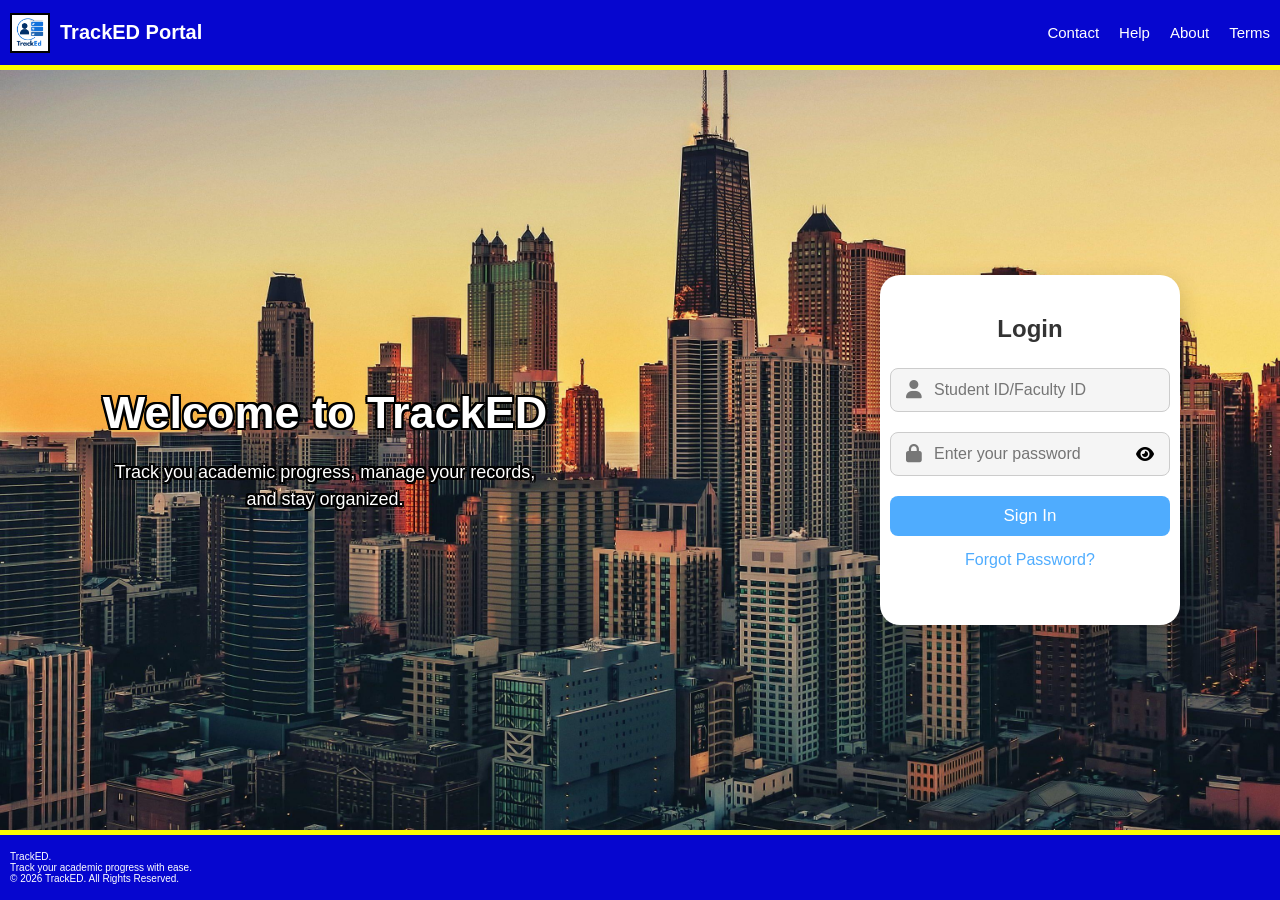
<file: index.html>
<!DOCTYPE html>
<html lang="en">

<head>
    <meta charset="UTF-8">
    <meta name="viewport" content="width=device-width, initial-scale=1.0">
    <title>TrackED</title>
    <link rel="icon" type="image/png" href="images/TrackEd Logo 2.png">
    <link rel="stylesheet" href="css/style.css">
    <link rel="stylesheet" href="https://cdnjs.cloudflare.com/ajax/libs/font-awesome/6.7.2/css/all.min.css">
</head>

<body>

    <header>
        <div class="left-menu">
            <img src="images/TrackEd Logo 2.png" alt="TrackED Logo" class="logo">
            <h4>TrackED Portal</h4>
        </div>

        <div class="right-menu">
            <a href="mailto:TrackEDgmail.com">Contact</a>
            <a href="#">Help</a>
            <a href="#">About</a>
            <a href="#">Terms</a>
        </div>
    </header>
    <main>
        <div class="welcome-content">
            <h1>Welcome to TrackED</h1>
            <p>
                Track you academic progress,
                manage your records, and stay organized.
            </p>
        </div>
        
        <div class="login-container">
            <h2>Login</h2>

            <form action="#">
                <div class="input-group">
                    <i class="fa-solid fa-user icon"></i>
                    <input type="text" id="username" placeholder="Student ID/Faculty ID" required>
                </div>

                <div class="input-group">
                    <i class="fa-solid fa-lock icon"></i>
                    <input type="password" id="password" placeholder="Enter your password" required>
                    <i class="fa-solid fa-eye toggle password" id="togglePassword"></i>
                </div>

                <a href="dashboard.html"><button type="button">Sign In</button></a>

                <p class="forgot-password">
                    <a href="#">Forgot Password?</a>
                </p>
            </form>
        </div>
    </main>

    <footer>
        <div class="left-side">
            <p>TrackED.
                <br>Track your academic progress with ease.
            </p>
            <p>&copy; 2026 TrackED. All Rights Reserved.</p>
        </div>
    </footer>

    <script src="js/index.js"></script>
</body>

</html>
</file>
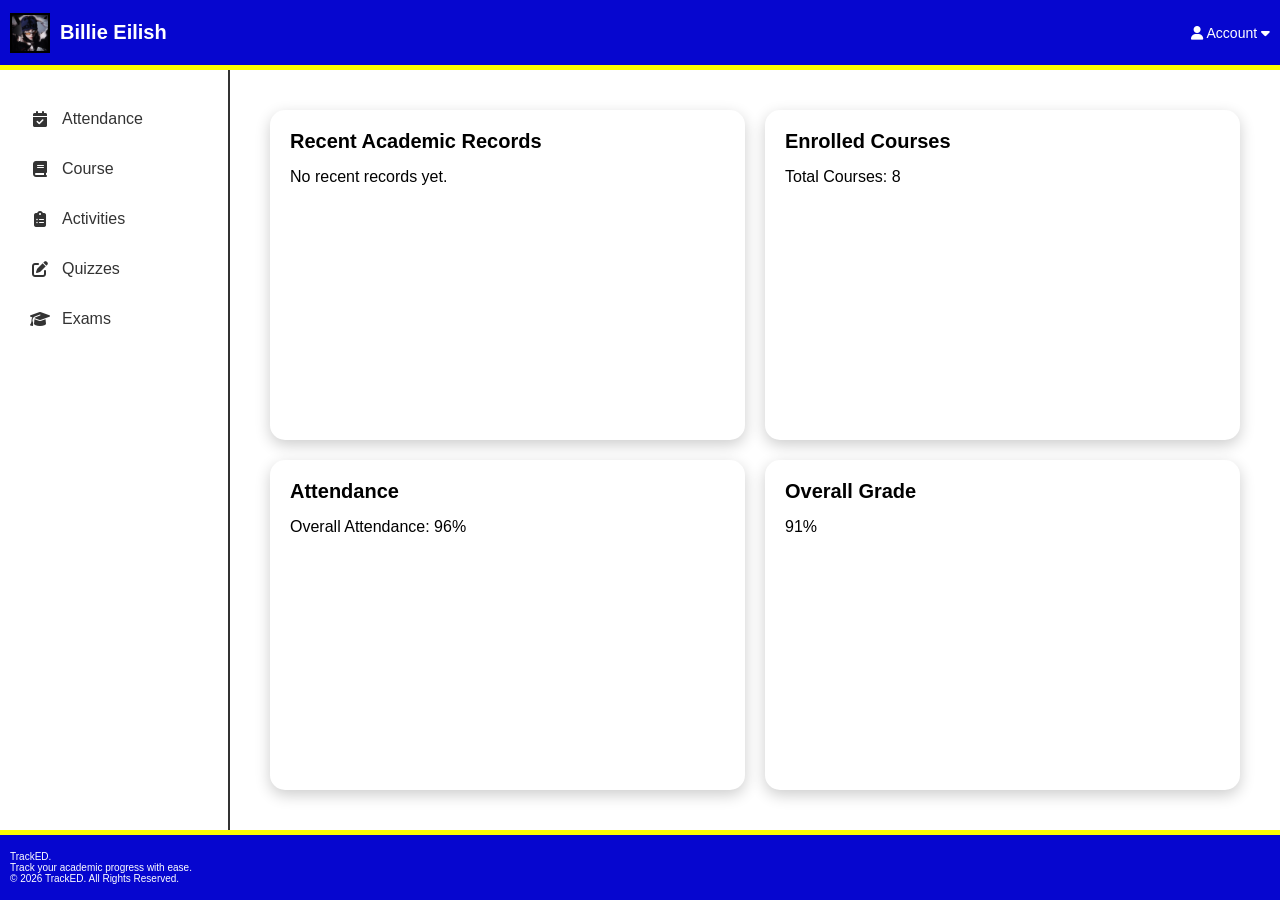
<file: dashboard.html>
<!DOCTYPE html>
<html lang="en">
<head>
    <meta charset="UTF-8">
    <meta name="viewport" content="width=device-width, initial-scale=1.0">
    <title>TrackED</title>
    <link rel="icon" type="image/png" href="images/TrackEd Logo 2.png">
    <link rel="stylesheet" href="css/dashboard.css">
    <link rel="stylesheet" href="https://cdnjs.cloudflare.com/ajax/libs/font-awesome/6.7.2/css/all.min.css">
    
</head>
<body>

     <header>

        <button class="menu-btn" id="menuBtn">
            <i class="fa-solid fa-bars"></i>
        </button>
        <div class="left-menu"> 
            <img src="images/profile.jpg" alt="Profile Picture" class="profile">
            <h4>Billie Eilish</h4>
        </div>

        <div class="right-menu">
            <div class="account">
                <button class="account-btn" id="accountBtn">
                    <i class="fa-solid fa-user"></i>
                    Account
                    <i class="fa-solid fa-caret-down"></i>
                </button>

                <ul class="dropdown-menu" id="dropdownMenu">
                    <li><a href="#"><i class="fa-solid fa-user"></i>Profile</a></li>
                    <li><a href="#"><i class="fa-solid fa-gear"></i>Settings</a></li>
                    <li><a href="index.html"><i class="fa-solid fa-right-from-bracket"></i>Log Out</a></li>
                </ul>

            </div>
        </div>
            
    </header>
    
    <main>
        <aside class="sidebar" id="sidebar">
            <ul class="sidebar-menu">
                <li><a href="Pages/Attendance.html"><i class="fa-solid fa-calendar-check"></i>Attendance</a></li>
                <li><a href="Pages/Course.html"><i class="fa-solid fa-book"></i>Course</a></li> 
                <li><a href="Pages/Activity.html"><i class="fa-solid fa-clipboard-list"></i>Activities</a></li>
                <li><a href="Pages/Quizzes.html"><i class="fa-solid fa-pen-to-square"></i>Quizzes</a></li>
                <li><a href="Pages/Exams.html"><i class="fa-solid fa-graduation-cap"></i>Exams</a></li>
            </ul>
        </aside>

        <section class="dashboard-content">
            <div class="dashboard-grid">
                <div class="dashboard-box">
                    <h2>Recent Academic Records</h2>
                    <p>No recent records yet.</p>
                </div>

                <div class="dashboard-box">
                    <h2>Enrolled Courses</h2>
                    <p>Total Courses: 8</p>
                </div>

                <div class="dashboard-box">
                    <h2>Attendance</h2>
                    <p>Overall Attendance: 96%</p>
                </div>

                <div class="dashboard-box">
                    <h2>Overall Grade</h2>
                    <p>91%</p>
                </div>
            </div>
        </section>
    </main>

    <footer>
        <div class="left-side">
            <p>TrackED.
                <br>Track your academic progress with ease.
            </p>
            <p>&copy; 2026 TrackED. All Rights Reserved.</p>
        </div>
    </footer>

    <script src="js/dashboard.js"></script>
</body>
</html>
</file>
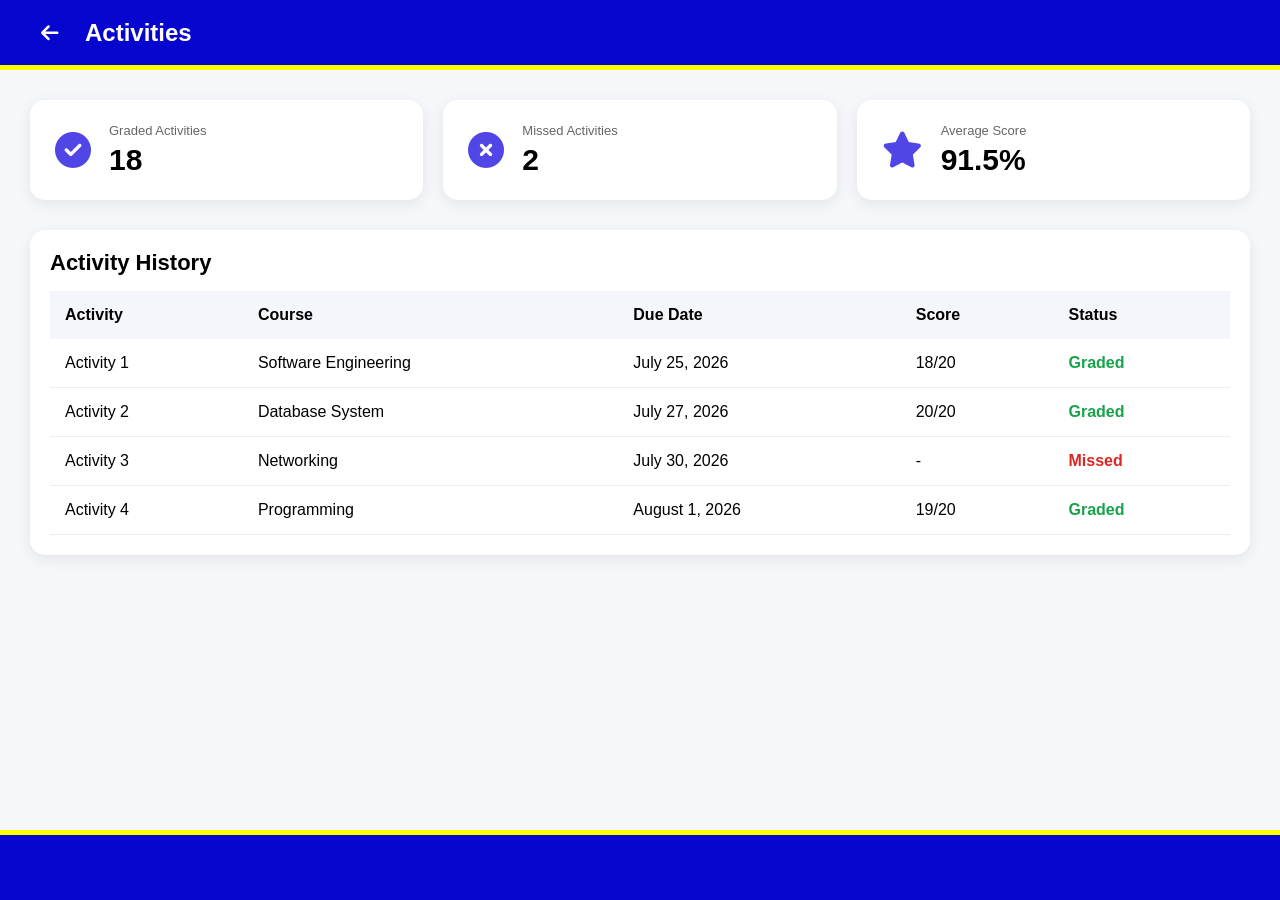
<file: Pages/Activity.html>
<!DOCTYPE html>
<html lang="en">
<head>
    <meta charset="UTF-8">
    <meta name="viewport" content="width=device-width, initial-scale=1.0">
    <title>TrackED</title>
    <link rel="icon" type="image/png" href="../images/TrackEd Logo 2.png">
    <link rel="stylesheet" href="../css/activity.css">
    <link rel="stylesheet" href="https://cdnjs.cloudflare.com/ajax/libs/font-awesome/6.7.2/css/all.min.css">
</head>
<body>
    <header>
        <div class="header-left">
            <a href="../dashboard.html" class="back-btn">
                <i class="fa-solid fa-arrow-left"></i>
            </a>
            <h2>Activities</h2>
        </div>
    </header>

    <main class="activity-page">
        <div class="activity-summary">
            <div class="card">
                <i class="fa-solid fa-circle-check"></i>
                <div>
                    <span>Graded Activities</span>
                    <h2>18</h2>
                </div>
            </div>

            <div class="card">
                <i class="fa-solid fa-circle-xmark"></i>
                <div>
                    <span>Missed Activities</span>
                    <h2>2</h2>
                </div>
            </div>

            <div class="card">
                <i class="fa-solid fa-star"></i>
                <div>
                    <span>Average Score</span>
                    <h2>91.5%</h2>
                </div>
            </div>
        </div>

        <div class="activity-table">
            <div class="table-header">
                <h2>Activity History</h2>
            </div>

            <table>
                <thead>
                    <tr>
                        <th>Activity</th>
                        <th>Course</th>
                        <th>Due Date</th>
                        <th>Score</th>
                        <th>Status</th>
                    </tr>
                </thead>

                <tbody>
                    <tr>
                        <td>Activity 1</td>
                        <td>Software Engineering</td>
                        <td>July 25, 2026</td>
                        <td>18/20</td>
                        <td><span class="graded">Graded</span></td>
                    </tr>

                    <tr>
                        <td>Activity 2</td>
                        <td>Database System</td>
                        <td>July 27, 2026</td>
                        <td>20/20</td>
                        <td><span class="graded">Graded</span></td>
                    </tr>

                    <tr>
                        <td>Activity 3</td>
                        <td>Networking</td>
                        <td>July 30, 2026</td>
                        <td>-</td>
                        <td><span class="missed">Missed</span></td>
                    </tr>

                    <tr>
                        <td>Activity 4</td>
                        <td>Programming</td>
                        <td>August 1, 2026</td>
                        <td>19/20</td>
                        <td><span class="graded">Graded</span></td>
                    </tr>
                </tbody>
            </table>
        </div>
    </main>

    <footer>

    </footer>

</body>
</html>
</file>
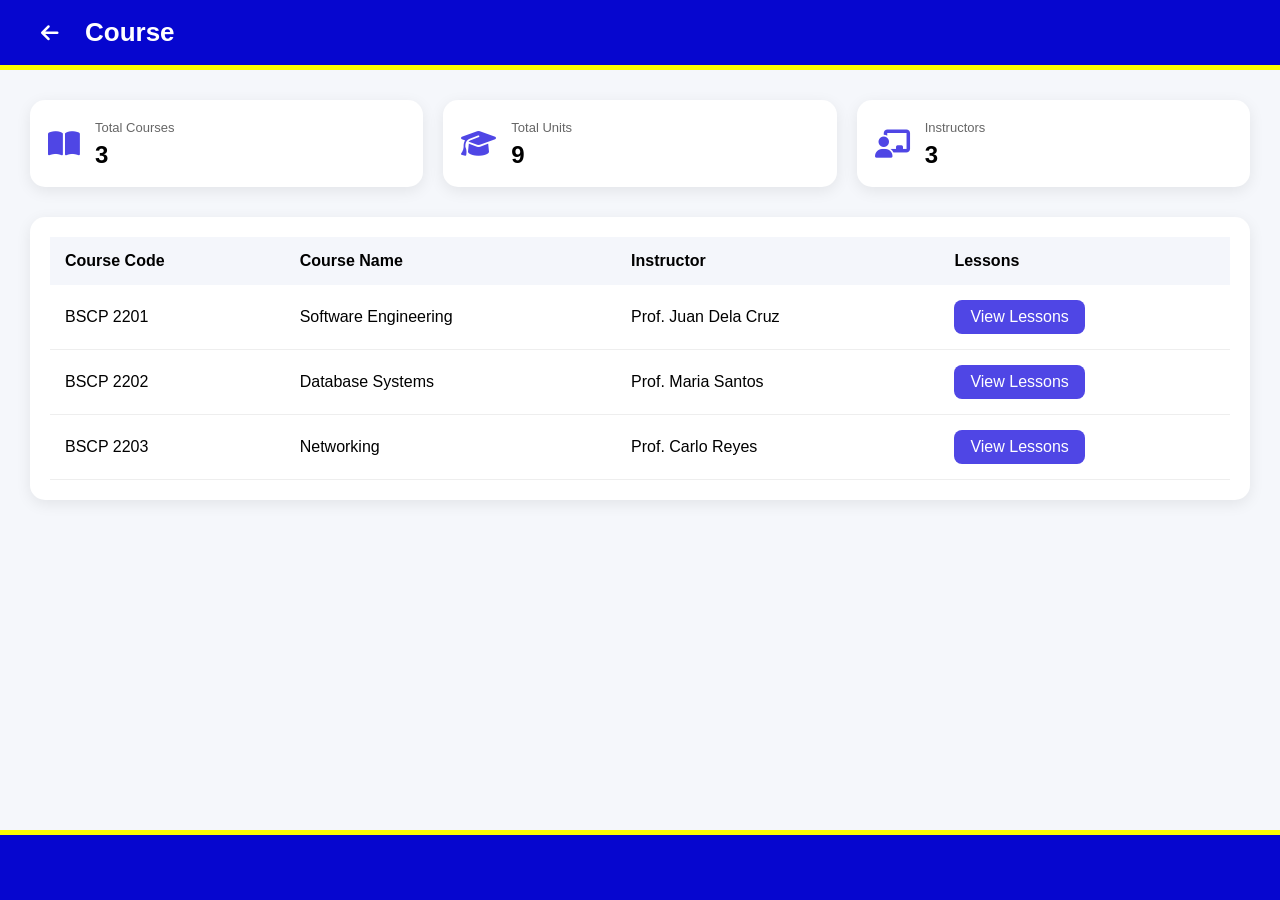
<file: Pages/Course.html>
<!DOCTYPE html>
<html lang="en">
<head>
    <meta charset="UTF-8">
    <meta name="viewport" content="width=device-width, initial-scale=1.0">
    <title>TrackED</title>
    <link rel="icon" type="image/png" href="../images/TrackEd Logo 2.png">
    <link rel="stylesheet" href="../css/course.css">
    <link rel="stylesheet" href="https://cdnjs.cloudflare.com/ajax/libs/font-awesome/6.7.2/css/all.min.css">
</head>
<body>
    <header>
        <div class="header-left">
            <a href="../dashboard.html" class="back-btn">
                <i class="fa-solid fa-arrow-left"></i>
            </a>
            <h2>Course</h2>
        </div>
    </header>

    <main class="courses-page">
        <div class="course-summary">

            <div class="summary-card">
                <i class="fa-solid fa-book-open"></i>
                <div>
                    <span>Total Courses</span>
                    <h2>3</h2>
                </div>
            </div>

            <div class="summary-card">
                <i class="fa-solid fa-graduation-cap"></i>

                <div>
                    <span>Total Units</span>
                    <h2>9</h2>
                </div>
            </div>

            <div class="summary-card">
                <i class="fa-solid fa-chalkboard-user"></i>

                <div>
                    <span>Instructors</span>
                    <h2>3</h2>
                </div>
            </div>

        </div>

        <div class="courses-table">
            <div class="table-container">
                <table class="course-table">
                    <thead>
                        <tr>
                            <th>Course Code</th>
                            <th>Course Name</th>
                            <th>Instructor</th>
                            <th>Lessons</th>
                        </tr>
                    </thead>

                    <tbody>

                        <tr>
                            <td>BSCP 2201</td>
                            <td>Software Engineering</td>
                            <td>Prof. Juan Dela Cruz</td>
                            <td>
                                <a href="CourseLesson.html" class="lesson-btn">
                                    View Lessons
                                </a>
                            </td>
                        </tr>

                        <tr>
                            <td>BSCP 2202</td>
                            <td>Database Systems</td>
                            <td>Prof. Maria Santos</td>
                            <td>
                                <a href="CourseLesson.html" class="lesson-btn">
                                    View Lessons
                                </a>
                            </td>
                        </tr>

                        <tr>
                            <td>BSCP 2203</td>
                            <td>Networking</td>
                            <td>Prof. Carlo Reyes</td>
                            <td>
                                <a href="CourseLesson.html" class="lesson-btn">
                                    View Lessons
                                </a>
                            </td>
                        </tr>
                    </tbody>

                </table>
            </div>
        </div>

    </main>

    <footer>
    </footer>

</body>
</html>
</file>
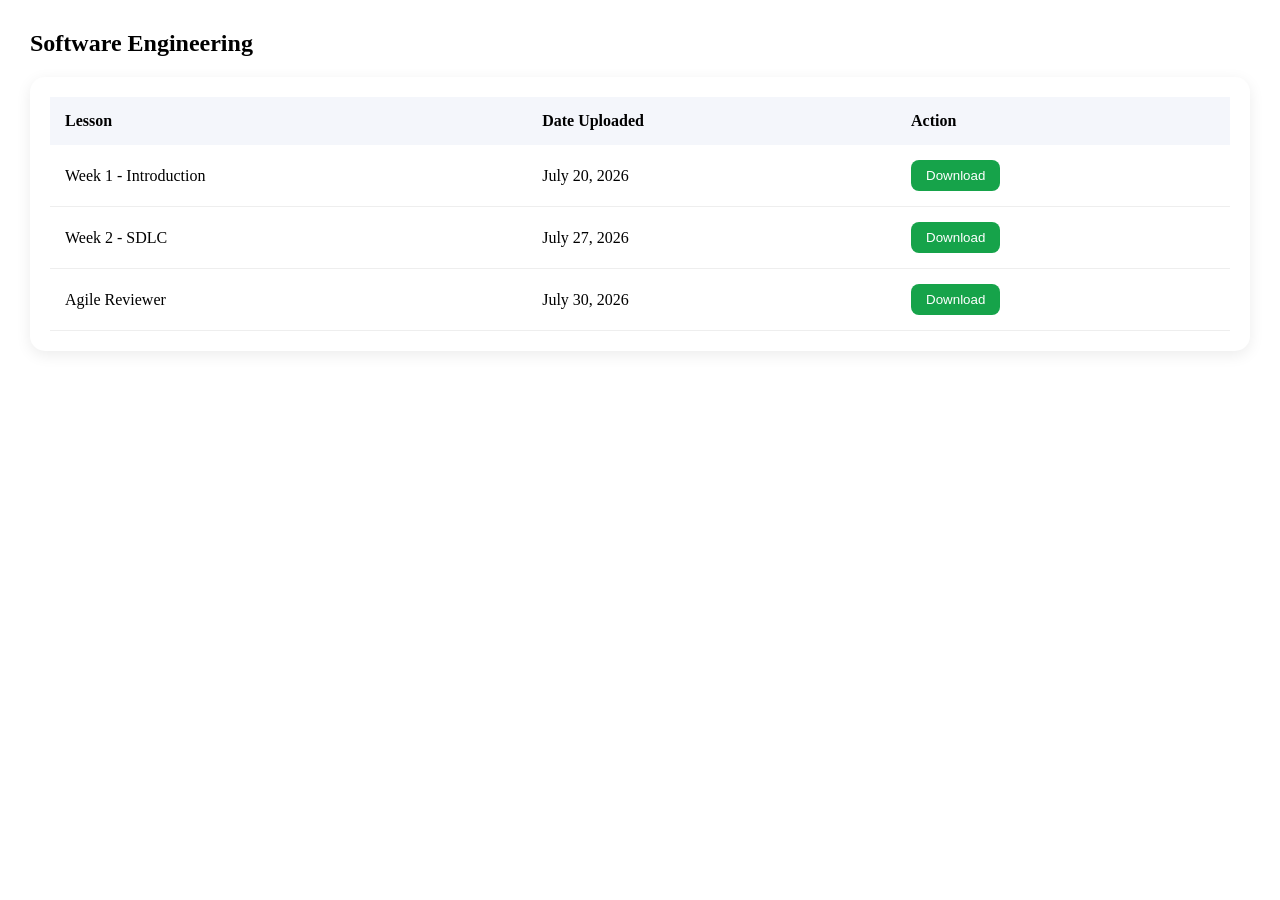
<file: Pages/CourseLesson.html>
<!DOCTYPE html>
<html lang="en">
<head>
    <meta charset="UTF-8">
    <meta name="viewport" content="width=device-width, initial-scale=1.0">
    <title>TrackED</title>
    <link rel="icon" type="image/png" href="../images/TrackEd Logo 2.png">
    <link rel="stylesheet" href="../css/courselesson.css">
    <link rel="stylesheet" href="https://cdnjs.cloudflare.com/ajax/libs/font-awesome/6.7.2/css/all.min.css">
</head>
<body>
    <main class="lesson-page">
        <h2>Software Engineering</h2>
        <div class="lesson-container">
            <table>
                <thead>
                    <tr>
                        <th>Lesson</th>
                        <th>Date Uploaded</th>
                        <th>Action</th>
                    </tr>
                </thead>

                <tbody>

                    <tr>
                        <td>Week 1 - Introduction</td>
                        <td>July 20, 2026</td>
                        <td>
                            <button class="download-btn">
                                Download
                            </button>
                        </td>
                    </tr>

                    <tr>
                        <td>Week 2 - SDLC</td>
                        <td>July 27, 2026</td>
                        <td>
                            <button class="download-btn">
                                Download
                            </button>
                        </td>
                    </tr>
                    <tr>
                        <td>Agile Reviewer</td>
                        <td>July 30, 2026</td>
                        <td>
                            <button class="download-btn">
                                Download
                            </button>
                        </td>
                    </tr>
                </tbody>
            </table>
        </div>
    </main>
</body>
</html>
</file>
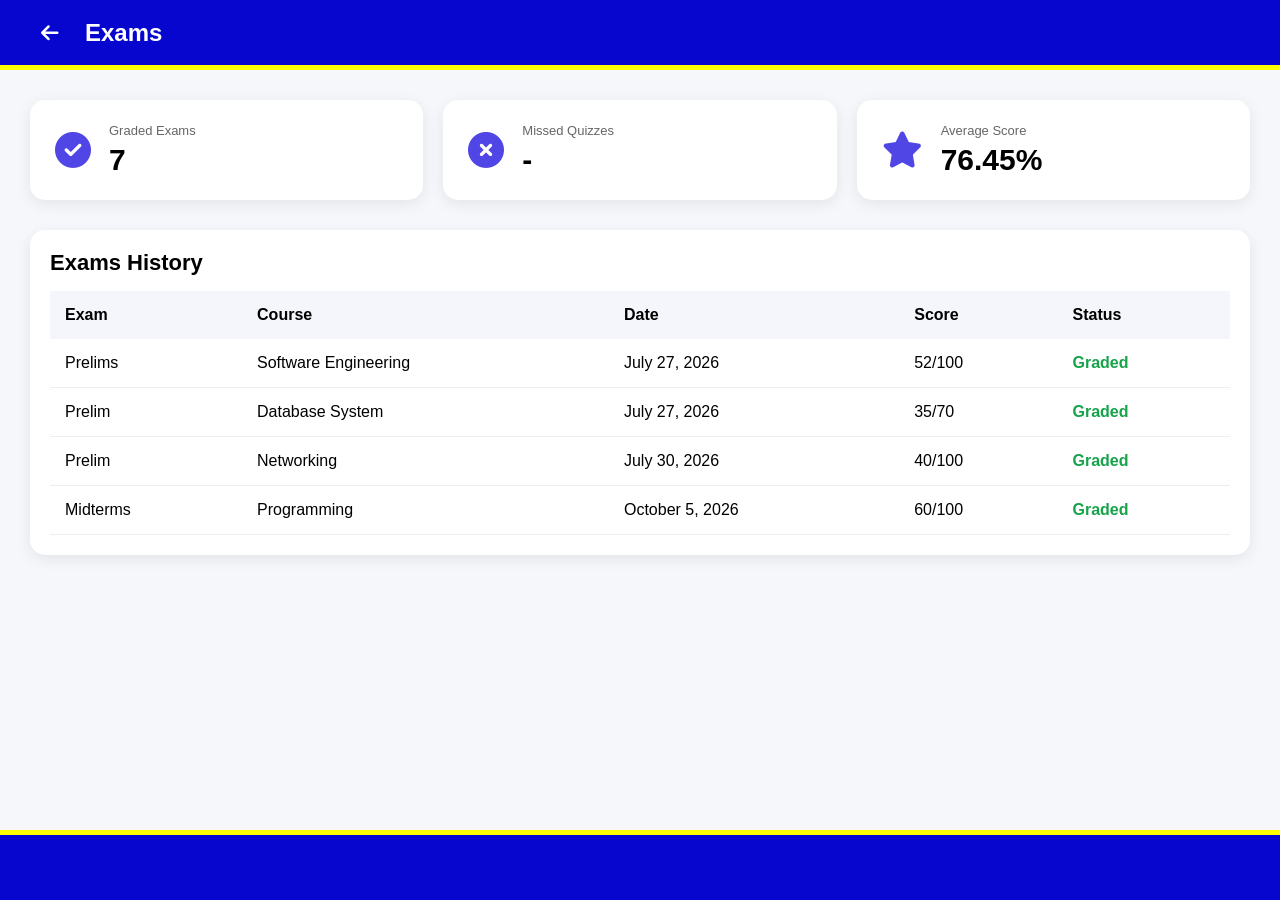
<file: Pages/Exams.html>
<!DOCTYPE html>
<html lang="en">
<head>
    <meta charset="UTF-8">
    <meta name="viewport" content="width=device-width, initial-scale=1.0">
    <title>TrackED</title>
    <link rel="icon" type="image/png" href="../images/TrackEd Logo 2.png">
    <link rel="stylesheet" href="../css/exams.css">
    <link rel="stylesheet" href="https://cdnjs.cloudflare.com/ajax/libs/font-awesome/6.7.2/css/all.min.css">
</head>
<body>
    <header>
        <div class="header-left">
            <a href="../dashboard.html" class="back-btn">
                <i class="fa-solid fa-arrow-left"></i>
            </a>
            <h2>Exams</h2>
        </div>
    </header>

    <main class="exams-page">
        <div class="exams-summary">
            <div class="card">
                <i class="fa-solid fa-circle-check"></i>
                <div>
                    <span>Graded Exams</span>
                    <h2>7</h2>
                </div>
            </div>

            <div class="card">
                <i class="fa-solid fa-circle-xmark"></i>
                <div>
                    <span>Missed Quizzes</span>
                    <h2>-</h2>
                </div>
            </div>

            <div class="card">
                <i class="fa-solid fa-star"></i>
                <div>
                    <span>Average Score</span>
                    <h2>76.45%</h2>
                </div>
            </div>
        </div>

        <div class="exams-table">
            <div class="table-header">
                <h2>Exams History</h2>
            </div>

            <table>
                <thead>
                    <tr>
                        <th>Exam</th>
                        <th>Course</th>
                        <th>Date</th>
                        <th>Score</th>
                        <th>Status</th>
                    </tr>
                </thead>

                <tbody>
                    <tr>
                        <td>Prelims</td>
                        <td>Software Engineering</td>
                        <td>July 27, 2026</td>
                        <td>52/100</td>
                        <td><span class="graded">Graded</span></td>
                    </tr>

                    <tr>
                        <td>Prelim</td>
                        <td>Database System</td>
                        <td>July 27, 2026</td>
                        <td>35/70</td>
                        <td><span class="graded">Graded</span></td>
                    </tr>

                    <tr>
                        <td>Prelim</td>
                        <td>Networking</td>
                        <td>July 30, 2026</td>
                        <td>40/100</td>
                        <td><span class="graded">Graded</span></td>
                    </tr>

                    <tr>
                        <td>Midterms</td>
                        <td>Programming</td>
                        <td>October 5, 2026</td>
                        <td>60/100</td>
                        <td><span class="graded">Graded</span></td>
                    </tr>
                </tbody>
            </table>
        </div>
    </main>

    <footer>

    </footer>

</body>
</html>
</file>
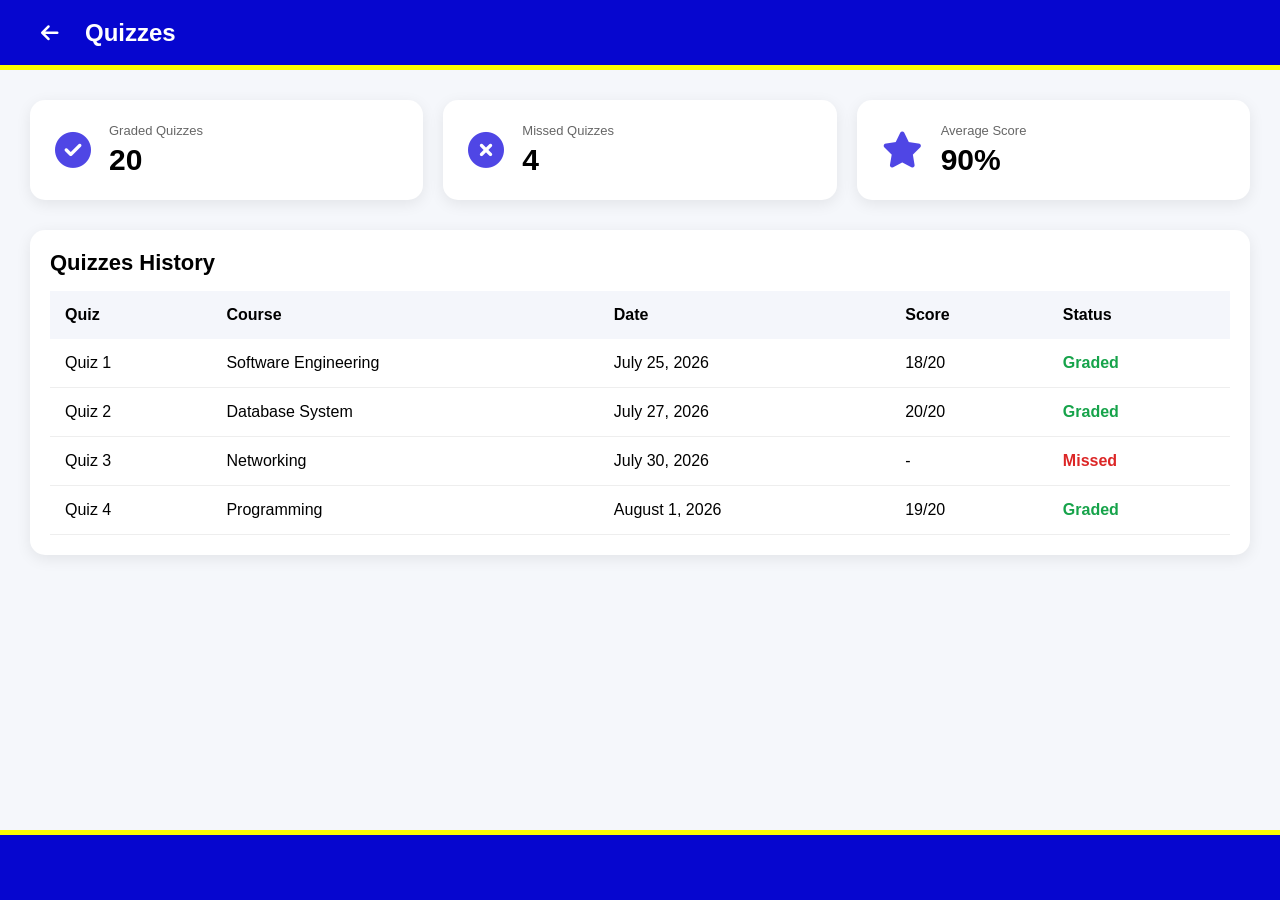
<file: Pages/Quizzes.html>
<!DOCTYPE html>
<html lang="en">
<head>
    <meta charset="UTF-8">
    <meta name="viewport" content="width=device-width, initial-scale=1.0">
    <title>TrackED</title>
    <link rel="icon" type="image/png" href="../images/TrackEd Logo 2.png">
    <link rel="stylesheet" href="../css/quizzes.css">
    <link rel="stylesheet" href="https://cdnjs.cloudflare.com/ajax/libs/font-awesome/6.7.2/css/all.min.css">
</head>
<body>
    <header>
        <div class="header-left">
            <a href="../dashboard.html" class="back-btn">
                <i class="fa-solid fa-arrow-left"></i>
            </a>
            <h2>Quizzes</h2>
        </div>
    </header>

    <main class="quizzes-page">
        <div class="quizzes-summary">
            <div class="card">
                <i class="fa-solid fa-circle-check"></i>
                <div>
                    <span>Graded Quizzes</span>
                    <h2>20</h2>
                </div>
            </div>

            <div class="card">
                <i class="fa-solid fa-circle-xmark"></i>
                <div>
                    <span>Missed Quizzes</span>
                    <h2>4</h2>
                </div>
            </div>

            <div class="card">
                <i class="fa-solid fa-star"></i>
                <div>
                    <span>Average Score</span>
                    <h2>90%</h2>
                </div>
            </div>
        </div>

        <div class="quizzes-table">
            <div class="table-header">
                <h2>Quizzes History</h2>
            </div>

            <table>
                <thead>
                    <tr>
                        <th>Quiz</th>
                        <th>Course</th>
                        <th>Date</th>
                        <th>Score</th>
                        <th>Status</th>
                    </tr>
                </thead>

                <tbody>
                    <tr>
                        <td>Quiz 1</td>
                        <td>Software Engineering</td>
                        <td>July 25, 2026</td>
                        <td>18/20</td>
                        <td><span class="graded">Graded</span></td>
                    </tr>

                    <tr>
                        <td>Quiz 2</td>
                        <td>Database System</td>
                        <td>July 27, 2026</td>
                        <td>20/20</td>
                        <td><span class="graded">Graded</span></td>
                    </tr>

                    <tr>
                        <td>Quiz 3</td>
                        <td>Networking</td>
                        <td>July 30, 2026</td>
                        <td>-</td>
                        <td><span class="missed">Missed</span></td>
                    </tr>

                    <tr>
                        <td>Quiz 4</td>
                        <td>Programming</td>
                        <td>August 1, 2026</td>
                        <td>19/20</td>
                        <td><span class="graded">Graded</span></td>
                    </tr>
                </tbody>
            </table>
        </div>
    </main>

    <footer>

    </footer>

</body>
</html>
</file>
<file: css/style.css>
*{
    margin: 0px;
    padding: 0px;
    box-sizing: border-box;
}

header {
    background-color: rgb(6, 6, 207);
    display: flex;
    justify-content: space-between;
    height: 70px;
    align-items: center;
    padding: 10px 10px;
    border-bottom: solid 5px yellow;
}

.left-menu{
    display: flex;
    align-items: center;
    gap: 10px;
}

.logo{
    width: 40px;
    height: 40px;
    border: 2px solid black;
}

.left-menu h4{
    text-decoration: none;
    color: white;
    font-size: 20px;
}

.right-menu{
    display: flex;
    gap: 20px;
}

.right-menu a{
    text-decoration: none;
    color: white;
    font-size: 15px;
}

.right-menu a:hover {
    text-decoration: underline;
    color: yellow;
}

html, body {
    margin: 0;
    min-height: 100vh;
}

body{
    background-image: url(../images/buildiing.jpeg);
    background-size: cover;
    background-position: center;
    background-repeat: no-repeat;
    background-attachment: fixed;
    margin: 0;
    max-height: 100vh;
    display: flex;
    text-align: center;
    flex-direction: column;
    font-family: Arial, Helvetica, sans-serif;
}

main{
    display: flex;
    justify-content: space-between;
    align-items: center;
    flex: 1;
    padding: 40px 100px;
    gap: 50px;
}

.welcome-content {
    width: 100%;
    max-width: 450px;
    color: white;
}

.welcome-content h1 {
    font-size: 45px;
    margin-bottom: 20px;
    color: white;
    text-shadow:
        -2px -2px 0 #000,
         2px -2px 0 #000,
        -2px  2px 0 #000,
         2px  2px 0 #000,
        -2px  0px 0 #000,
         2px  0px 0 #000,
         0px -2px 0 #000,
         0px  2px 0 #000;
}

.welcome-content p {
    font-size: 18px;
    line-height: 1.5;
    color: white;
    text-shadow:
        -2px -2px 0 #000,
         2px -2px 0 #000,
        -2px  2px 0 #000,
         2px  2px 0 #000,
        -2px  0px 0 #000,
         2px  0px 0 #000,
         0px -2px 0 #000,
         0px  2px 0 #000;
}

.login-container{
    background-color: white;
    height: 350px;
    width: 100%;
    max-width: 300px;
    padding-inline: 10px;
    padding-block: 40px;
    border-radius: 20px;
    box-shadow: 0 10px 25px rgba(0, 0, 0, 0.2);
}

.login-container h2{
    text-align: center;
    margin-bottom: 25px;
    color: #333;
}

.input-group {
    display: flex;
    align-items: center;
    width: 100%;
    border: 1px solid #ccc;
    border-radius: 8px;
    padding: 12px 15px;
    margin-bottom: 20px;
    background: #f5f5f5;
    transition: 0.3s;
}

.input-group:focus-within {
    border-color: #4facfe;
    box-shadow: 0 0 8px rgba(79, 172, 254, 0.3);
}

.icon {
    color: #777;
    font-size: 18px;
    margin-right: 12px;
}

.input-group label {
    display: block;
    margin-bottom: 8px;
    color: #555;
}

.input-group input {
    flex: 1;
    border: none;
    outline: none;
    background: transparent;
    font-size: 16px;
    color: #333;
}

.input-group::placeholder {
    color: #999;
}

.input-group input:focus {
    border-color: #4facfe;
    outline: none;
    box-shadow: 0 0 8px rgba(79, 172, 254, 0.4);
}

button {
    width: 100%;
    padding: 10px;
    background: #4facfe;
    color: white;
    border: none;
    border-radius: 8px;
    font-size: 17px;
    cursor: pointer;
    transition: 0.3s;
}

button:hover {
    background: #007bff;
    transform: translateY(-2px);
}

.toggle-password {
    color: #777;
    cursor: pointer;
    font-size: 18px;
    margin-left: 10px;
}

.toggle-password:hover{
    color: #4facfe;
}

.forgot-password {
    text-align: center;
    margin-top: 15px;
}

.forgot-password a{
    color: #4facfe;
    text-decoration: none;
}

.forgot-password:hover {
    text-decoration: underline;
}

footer{
    background-color: rgb(6, 6, 207);
    display: flex;
    justify-content: space-between;
    align-items: center;
    height: 70px;
    padding: 10px 10px;
    border-top: solid 5px yellow;
}

.left-side{
    text-align: start;
    text-decoration: none;
    color: white;
    font-size: 10px;
}


@media (max-width: 768px){

    .logo {
        width: 30px;
        height: 30px;
    }


    .left-menu h4 {
        font-size: 16px;
    }

    header{
        flex-direction:row;
        justify-content: space-between;
        align-items: center;
    }

    .right-menu{
        justify-content:center;
        gap: 6px;
    }

    .right-menu a{
        font-size: 10px;
    }

    main{
        flex-direction:column;
        padding:30px 20px;
    }

    .welcome-content{
        width:100%;
        margin-bottom:30px;
    }

    .welcome-content h1{
        font-size:32px;
    }

    .welcome-content p{
        font-size:16px;
    }

    .login-container{
        width:100%;
        max-width:350px;
    }

    footer{
        justify-content:center;
        text-align:center;
    }
}
</file>
<file: css/dashboard.css>
*{
    margin: 0px;
    padding: 0px;
    box-sizing: border-box;
}
header {
    background-color: rgb(6, 6, 207);
    display: flex;
    justify-content: space-between;
    height: 70px;
    align-items: center;
    padding: 10px 10px;
    border-bottom: solid 5px yellow;
}

.left-menu{
    display: flex;
    align-items: center;
    gap: 10px;
}
.left-menu h4{
    font-size: 20px;
    color: white;
}

.profile {
    width: 40px;
    height: 40px;
    border: 2px solid black;
}

.right-menu{
    display: flex;
    gap: 10px;
}

.right-menu a{
    text-decoration: none;
    color: white;
    font-size: 12px;
}

.account {
    position: relative;
}

.account-btn {
    background: none;
    border: none;
    color: white;
    font-size: 14px;
    cursor: pointer;
}

.dropdown-menu{
    position: absolute;
    top: 100%;
    right: 0%;
    display: none;
    list-style: none;
    background: white;
    border-radius: 8px;
    min-width: 160px;
    padding: 8px 0;
    box-shadow: 0 5px 15px rgba(0,0,0,0.2);
}

.dropdown-menu li a {
    display: flex;
    align-items: center;
    gap: 10px;
    text-decoration: none;
    color: black;
    padding: 10px 15px;
}

.dropdown-menu a:hover{
    text-decoration: underline;
}

.show{
    display: block;
}

.account-icon {
    color: white;
    font-size: 18px;
    margin-right: 8px;
}

.menu-btn{
    display: none;
}

body{
    background: white;
    margin: 0;
    height: 100vh;
    display: flex;
    flex-direction: column;
    font-family: Arial, Helvetica, sans-serif;
}

main{
    display: flex;
    flex: 1;
    min-height: 0;
}

.sidebar{
    width: 230px;
    background: white;
    padding: 20px 0;
    border-right: 2px solid #333;
}
.sidebar-menu{
    list-style: none;
    padding: 0;
    margin: 0;
}
.sidebar-menu li{
    margin: 8px 15px;
}
.sidebar-menu li a{
    display: flex;
    align-items: center;
    gap: 12px;
    text-decoration: none;
    color: #333;
    padding: 12px 15px;
    border-radius: 10px;
    transition: .3s;
}
.sidebar-menu li a:hover{
    background: #4facfe;
    color: white;
}
.sidebar-menu i{
    width: 20px;
    text-align: center;
}
.dashboard-content {
    flex: 1;
    padding: 40px;
}
.dashboard-grid{
    display: grid;
    grid-template-columns: 1fr 1fr;
    grid-template-rows: 1fr 1fr;
    gap: 20px;
    height: 100%;
}
.dashboard-box{
    background-color: white;
    color: black;
    border-radius: 15px;
    padding: 20px;
    box-shadow: 0 5px 15px rgba(0,0,0,0.2);
}
.dashboard-box h2{
    font-size: 20px;
    margin-bottom: 15px;
}
.dashboard-box:hover{
    background-color: #eaf6ff;
    transform: translateY(-5px);
}
footer{
    background-color: rgb(6, 6, 207);
    display: flex;
    justify-content: space-between;
    align-items: center;
    height: 70px;
    padding: 10px 10px;
    border-top: solid 5px yellow;
}

.left-side{
    text-align: start;
    text-decoration: none;
    color: white;
    font-size: 10px;
}

@media (max-width: 768px){
    header{
        height: 60px;
        padding: 10px;
    }
    .menu-btn{
        display: block;
        background: none;
        border: none;
        color: white;
        font-size: 24px;
        cursor: pointer;
    }

    .left-menu h4{
        font-size: 16px;
    }

    .profile{
        width: 35px;
        height: 35px;
    }
    main{
        flex-direction: column;
    }
    .sidebar{
        display: none;
        width: 100%;
        border-right: none;
        border-bottom: 2px solid #333;
    }
    .sidebar.active{
        left:0;
    }
    .sidebar.show{
        display: block;
    }

    .sidebar-menu{
        display: flex;
        flex-direction: column;
    }

    .sidebar-menu li{
        margin: 5px;
        min-width: max-content;
    }

    .sidebar-menu li a{
        padding: 10px 15px;
    }


    /* DASHBOARD */
    .dashboard-content{
        padding: 20px;
        overflow-y: auto;
    }


    .dashboard-grid{
        grid-template-columns: 1fr;
        grid-template-rows: auto;
        gap: 15px;
    }


    .dashboard-box{
        min-height: 180px;
        transition: 0.3s;
    }


    /* FOOTER */
    footer{
        height: auto;
        padding: 15px;
    }

    .left-side{
        font-size: 10px;
    }

}
</file>
<file: css/activity.css>
*{
    margin:0;
    padding:0;
    box-sizing:border-box;
}

body{
    font-family:'Poppins',sans-serif;
    background:#f5f7fb;
    display:flex;
    flex-direction:column;
    height:100vh;
    overflow:hidden;
}
header{
    background:rgb(6,6,207);
    height:70px;
    border-bottom:5px solid yellow;
    display:flex;
    align-items:center;
    padding:0 30px;
    flex-shrink:0;
}
.header-left{
    display:flex;
    align-items:center;
    gap:15px;
}
.back-btn{
    width:40px;
    height:40px;
    display:flex;
    justify-content:center;
    align-items:center;
    border-radius:50%;
    color:#fff;
    text-decoration:none;
    transition:0.3s;
}
.back-btn:hover{
    background:rgba(255,255,255,.15);
}
.back-btn i{
    font-size:20px;
}
header h2{
    color:#fff;
    font-size:24px;
}
.activity-page{
    flex:1;
    overflow-y:auto;
    padding:30px;
}
.activity-summary{
    display:grid;
    grid-template-columns:repeat(3, 1fr);
    gap:20px;
    margin-bottom:30px;
}
.card{
    background:#fff;
    border-radius:15px;
    padding:20px 25px;
    display:flex;
    align-items:center;
    gap:18px;
    min-height:100px;
    box-shadow:0 4px 15px rgba(0,0,0,.08);
    transition:.3s;
}
.card:hover{
    transform:translateY(-5px);
}
.card i{
    font-size:36px;
    color:#4F46E5;
}
.card span{
    display:block;
    font-size:14px;
    color:#666;
    margin-bottom:5px;    font-size:13px;
}
.card h2{
    font-size:30px;
    margin:0;
}
.activity-table{
    background:#fff;
    border-radius:15px;
    padding:20px;
    box-shadow:0 4px 15px rgba(0,0,0,.08);
    overflow-x:auto;
}
.table-header{
    margin-bottom:15px;
}
.table-header h2{
    font-size:22px;
}
table{
    width:100%;
    min-width:700px;
    border-collapse:collapse;
}
th{
    background:#f4f6fb;
    padding:15px;
    text-align:left;
}
td{
    padding:15px;
    border-bottom:1px solid #eee;
}
tbody tr:hover{
    background:#fafafa;
}
.graded{
    color:#16A34A;
    font-weight:600;
}
.missed{
    color:#DC2626;
    font-weight:600;
}
footer{
    background:rgb(6,6,207);
    height:70px;
    border-top:5px solid yellow;
    flex-shrink:0;
}


@media (max-width:992px){

    .activity-summary{
        grid-template-columns:repeat(2,1fr);
    }

}
@media (max-width:768px){

    header{
        padding:0 20px;
    }

    header h2{
        font-size:20px;
    }

    .activity-page{
        padding:15px;
    }

    .activity-summary{
        grid-template-columns:1fr;
    }

    .card{
        min-height:90px;
        padding:18px 20px;
    }

    .card i{
        font-size:26px;
    }

    .card h2{
        font-size:24px;
    }

    .table-header h2{
        font-size:20px;
    }

}
@media (max-width:480px){

    .back-btn{
        width:35px;
        height:35px;
    }

    .back-btn i{
        font-size:18px;
    }

    header h2{
        font-size:18px;
    }

    th,
    td{
        padding:12px;
        font-size:14px;
    }

    .card h2{
        font-size:22px;
    }

    .card span{
        font-size:12px;
    }

}
</file>
<file: css/course.css>
*{
    margin: 0px;
    padding: 0px;
}

header {
    background-color: rgb(6, 6, 207);
    display: flex;
    justify-content: space-between;
    align-items: center;
    border-bottom: solid 5px yellow;
    flex-shrink:0;
    width:100%;
    height:70px;
    padding:0 30px;
    box-sizing:border-box;
}
header h2{
    font-size:clamp(20px,4vw,26px);
    color:white;
}
.header-left{
    display:flex;
    align-items:center;
    gap:15px;
}

.back-btn{
    width:40px;
    height:40px;
    display:flex;
    align-items:center;
    justify-content:center;
    border-radius:50%;
    color:white;
    text-decoration:none;
    transition:0.3s;
}

.back-btn:hover{
    background:rgba(255,255,255,0.15);
}

.back-btn i{
    font-size:20px;
}
body{
    margin:0;
    background:#f5f7fb;
    font-family:'Poppins',sans-serif;
    display:flex;
    flex-direction:column;
    height:100vh;
    overflow:hidden;
}
main{
    flex:1;
    overflow-y:auto;
    min-height:0;
    padding:30px;
}

.table-container{
    width:100%;
}
.courses-page{
    overflow-y:auto;
    padding:30px;
    width:100%;
    box-sizing:border-box;
    min-height:0;
}
.courses-page h2{
    margin-bottom:20px;
}
.course-summary{
    display:grid;
    grid-template-columns:repeat(auto-fit,minmax(220px,1fr));
    gap:20px;
    margin-bottom:30px;
}

.summary-card{
    background:#fff;
    border-radius:15px;
    padding:18px;
    display:flex;
    align-items:center;
    gap:15px;
    box-shadow:0 4px 15px rgba(0,0,0,.08);
    transition:.3s;
}

.summary-card:hover{
    transform:translateY(-5px);
    box-shadow:0 8px 20px rgba(0,0,0,.15);
}

.summary-card i{
    font-size:28px;
    color:#4F46E5;
}

.summary-card span{
    font-size:13px;
    color:#666;
}

.summary-card h2{
    margin:5px 0 0;
}
.courses-table{
    background:#fff;
    border-radius:15px;
    padding:20px;
    box-shadow:0 4px 15px rgba(0,0,0,.08);
}

table{
    width:100%;
    border-collapse:collapse;
}

th{
    background:#f4f6fb;
    text-align:left;
    padding:15px;
}

td{
    padding:15px;
    border-bottom:1px solid #eee;
}

.lesson-btn{
    display:inline-block;
    background:#4F46E5;
    color:#fff;
    padding:8px 16px;
    border-radius:8px;
    text-decoration:none;
    transition:.3s;
}

.lesson-btn:hover{
    background:#4338CA;
}
footer{
    background-color: rgb(6, 6, 207);
    display: flex;
    justify-content: space-between;
    align-items: center;
    border-top: solid 5px yellow;
    flex-shrink:0;
    width:100%;
    height:70px;
    padding:0 30px;
    box-sizing:border-box;
}

@media(max-width:600px){
    .header-left h2{
        color: white;
    }
    .courses-table{
        padding:0;
        background:transparent;
        box-shadow:none;
    }

    .table-container{
        overflow:visible;
    }

    .course-table{
        display:block;
        width:100%;
    }

    .course-table thead{
        display:none;
    }

    .course-table tbody{
        display:block;
        width:100%;
    }

    .course-table tr{
        display:block;
        background:white;
        margin-bottom:20px;
        padding:15px;
        border-radius:15px;
        box-shadow:0 4px 15px rgba(0,0,0,0.08);
    }

    .course-table td{
        display:block;
        width:100%;
        padding:8px 0;
        border:none;
    }

    .course-table td:nth-child(1)::before{
        content:"Course Code";
    }

    .course-table td:nth-child(2)::before{
        content:"Course Name";
    }

    .course-table td:nth-child(3)::before{
        content:"Instructor";
    }

    .course-table td:nth-child(4)::before{
        content:"Lessons";
    }

    .course-table td::before{
        display:block;
        font-size:12px;
        font-weight:bold;
        color:#666;
        margin-bottom:3px;
    }

    .lesson-btn{
        width:100%;
        display:block;
        text-align:center;
        box-sizing:border-box;
    }
}
</file>
<file: css/courselesson.css>
*{
    margin: 0px;
    padding: 0px;
}
header {
    background-color: rgb(6, 6, 207);
    display: flex;
    justify-content: space-between;
    align-items: center;
    border-bottom: solid 5px yellow;
    flex-shrink:0;
    width:100%;
    height:70px;
    padding:0 30px;
    box-sizing:border-box;
}
.lesson-page{
    padding:30px;
}

.lesson-page h2{
    margin-bottom:20px;
}

.lesson-container{
    background:#fff;
    border-radius:15px;
    padding:20px;
    box-shadow:0 4px 15px rgba(0,0,0,.08);
}

table{
    width:100%;
    border-collapse:collapse;
}

th{
    background:#f4f6fb;
    text-align:left;
    padding:15px;
}

td{
    padding:15px;
    border-bottom:1px solid #eee;
}

.download-btn{
    background:#16A34A;
    color:white;
    border:none;
    padding:8px 15px;
    border-radius:8px;
    cursor:pointer;
    transition:.3s;
}

.download-btn:hover{
    background:#15803D;
}
footer{
    background-color: rgb(6, 6, 207);
    display: flex;
    justify-content: space-between;
    align-items: center;
    border-top: solid 5px yellow;
    flex-shrink:0;
    width:100%;
    height:70px;
    padding:0 30px;
    box-sizing:border-box;

}
</file>
<file: css/exams.css>
*{
    margin:0;
    padding:0;
    box-sizing:border-box;
}

body{
    font-family:'Poppins',sans-serif;
    background:#f5f7fb;
    display:flex;
    flex-direction:column;
    height:100vh;
    overflow:hidden;
}
header{
    background:rgb(6,6,207);
    height:70px;
    border-bottom:5px solid yellow;
    display:flex;
    align-items:center;
    padding:0 30px;
    flex-shrink:0;
}
.header-left{
    display:flex;
    align-items:center;
    gap:15px;
}
.back-btn{
    width:40px;
    height:40px;
    display:flex;
    justify-content:center;
    align-items:center;
    border-radius:50%;
    color:#fff;
    text-decoration:none;
    transition:0.3s;
}
.back-btn:hover{
    background:rgba(255,255,255,.15);
}
.back-btn i{
    font-size:20px;
}
header h2{
    color:#fff;
    font-size:24px;
}
.exams-page{
    flex:1;
    overflow-y:auto;
    padding:30px;
}
.exams-summary{
    display:grid;
    grid-template-columns:repeat(3, 1fr);
    gap:20px;
    margin-bottom:30px;
}
.card{
    background:#fff;
    border-radius:15px;
    padding:20px 25px;
    display:flex;
    align-items:center;
    gap:18px;
    min-height:100px;
    box-shadow:0 4px 15px rgba(0,0,0,.08);
    transition:.3s;
}
.card:hover{
    transform:translateY(-5px);
}
.card i{
    font-size:36px;
    color:#4F46E5;
}
.card span{
    display:block;
    font-size:14px;
    color:#666;
    margin-bottom:5px;    font-size:13px;
}
.card h2{
    font-size:30px;
    margin:0;
}
.exams-table{
    background:#fff;
    border-radius:15px;
    padding:20px;
    box-shadow:0 4px 15px rgba(0,0,0,.08);
    overflow-x:auto;
}
.table-header{
    margin-bottom:15px;
}
.table-header h2{
    font-size:22px;
}
table{
    width:100%;
    min-width:700px;
    border-collapse:collapse;
}
th{
    background:#f4f6fb;
    padding:15px;
    text-align:left;
}
td{
    padding:15px;
    border-bottom:1px solid #eee;
}
tbody tr:hover{
    background:#fafafa;
}
.graded{
    color:#16A34A;
    font-weight:600;
}
.missed{
    color:#DC2626;
    font-weight:600;
}
footer{
    background:rgb(6,6,207);
    height:70px;
    border-top:5px solid yellow;
    flex-shrink:0;
}


@media (max-width:992px){

    .exams-summary{
        grid-template-columns:repeat(2,1fr);
    }

}
@media (max-width:768px){

    header{
        padding:0 20px;
    }

    header h2{
        font-size:20px;
    }

    .exams-page{
        padding:15px;
    }

    .exams-summary{
        grid-template-columns:1fr;
    }

    .card{
        min-height:90px;
        padding:18px 20px;
    }

    .card i{
        font-size:26px;
    }

    .card h2{
        font-size:24px;
    }

    .table-header h2{
        font-size:20px;
    }

}
@media (max-width:480px){

    .back-btn{
        width:35px;
        height:35px;
    }

    .back-btn i{
        font-size:18px;
    }

    header h2{
        font-size:18px;
    }

    th,
    td{
        padding:12px;
        font-size:14px;
    }

    .card h2{
        font-size:22px;
    }

    .card span{
        font-size:12px;
    }

}
</file>
<file: css/quizzes.css>
*{
    margin:0;
    padding:0;
    box-sizing:border-box;
}

body{
    font-family:'Poppins',sans-serif;
    background:#f5f7fb;
    display:flex;
    flex-direction:column;
    height:100vh;
    overflow:hidden;
}
header{
    background:rgb(6,6,207);
    height:70px;
    border-bottom:5px solid yellow;
    display:flex;
    align-items:center;
    padding:0 30px;
    flex-shrink:0;
}
.header-left{
    display:flex;
    align-items:center;
    gap:15px;
}
.back-btn{
    width:40px;
    height:40px;
    display:flex;
    justify-content:center;
    align-items:center;
    border-radius:50%;
    color:#fff;
    text-decoration:none;
    transition:0.3s;
}
.back-btn:hover{
    background:rgba(255,255,255,.15);
}
.back-btn i{
    font-size:20px;
}
header h2{
    color:#fff;
    font-size:24px;
}
.quizzes-page{
    flex:1;
    overflow-y:auto;
    padding:30px;
}
.quizzes-summary{
    display:grid;
    grid-template-columns:repeat(3, 1fr);
    gap:20px;
    margin-bottom:30px;
}
.card{
    background:#fff;
    border-radius:15px;
    padding:20px 25px;
    display:flex;
    align-items:center;
    gap:18px;
    min-height:100px;
    box-shadow:0 4px 15px rgba(0,0,0,.08);
    transition:.3s;
}
.card:hover{
    transform:translateY(-5px);
}
.card i{
    font-size:36px;
    color:#4F46E5;
}
.card span{
    display:block;
    font-size:14px;
    color:#666;
    margin-bottom:5px;    font-size:13px;
}
.card h2{
    font-size:30px;
    margin:0;
}
.quizzes-table{
    background:#fff;
    border-radius:15px;
    padding:20px;
    box-shadow:0 4px 15px rgba(0,0,0,.08);
    overflow-x:auto;
}
.table-header{
    margin-bottom:15px;
}
.table-header h2{
    font-size:22px;
}
table{
    width:100%;
    min-width:700px;
    border-collapse:collapse;
}
th{
    background:#f4f6fb;
    padding:15px;
    text-align:left;
}
td{
    padding:15px;
    border-bottom:1px solid #eee;
}
tbody tr:hover{
    background:#fafafa;
}
.graded{
    color:#16A34A;
    font-weight:600;
}
.missed{
    color:#DC2626;
    font-weight:600;
}
footer{
    background:rgb(6,6,207);
    height:70px;
    border-top:5px solid yellow;
    flex-shrink:0;
}


@media (max-width:992px){

    .quizzes-summary{
        grid-template-columns:repeat(2,1fr);
    }

}
@media (max-width:768px){

    header{
        padding:0 20px;
    }

    header h2{
        font-size:20px;
    }

    .quizzes-page{
        padding:15px;
    }

    .quizzes-summary{
        grid-template-columns:1fr;
    }

    .card{
        min-height:90px;
        padding:18px 20px;
    }

    .card i{
        font-size:26px;
    }

    .card h2{
        font-size:24px;
    }

    .table-header h2{
        font-size:20px;
    }

}
@media (max-width:480px){

    .back-btn{
        width:35px;
        height:35px;
    }

    .back-btn i{
        font-size:18px;
    }

    header h2{
        font-size:18px;
    }

    th,
    td{
        padding:12px;
        font-size:14px;
    }

    .card h2{
        font-size:22px;
    }

    .card span{
        font-size:12px;
    }

}
</file>
